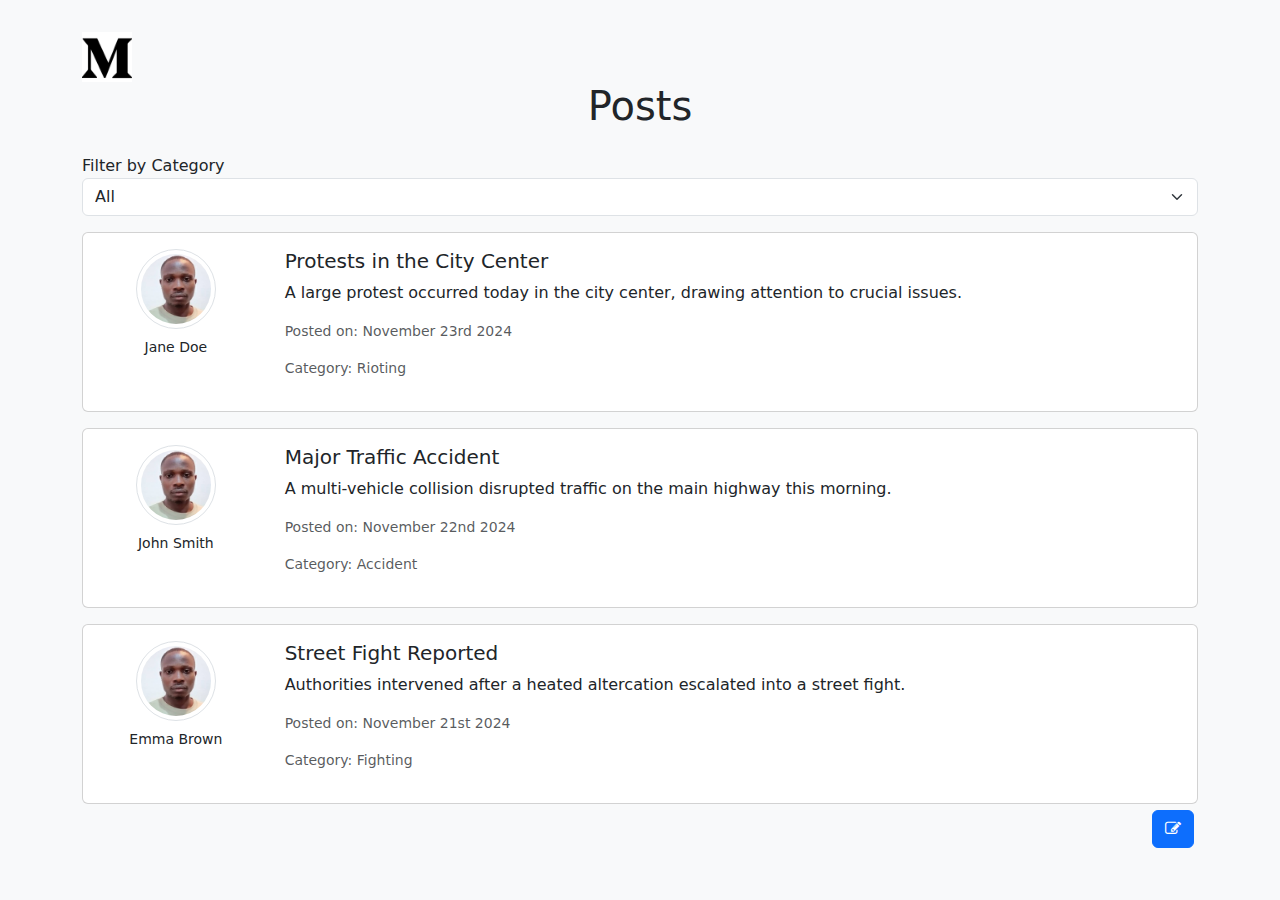
<file: post.html>
<!DOCTYPE html>
<html lang="en">
  <head>
    <meta charset="UTF-8" />
    <meta name="viewport" content="width=device-width, initial-scale=1.0" />
    <link rel="stylesheet" href="assets/styles.css" />
    <link
      rel="stylesheet"
      href="https://cdnjs.cloudflare.com/ajax/libs/font-awesome/4.7.0/css/font-awesome.min.css"
    />
    <link
      href="https://cdn.jsdelivr.net/npm/bootstrap@5.3.3/dist/css/bootstrap.min.css"
      rel="stylesheet"
    />
    <script src="https://cdn.jsdelivr.net/npm/bootstrap@5.3.3/dist/js/bootstrap.bundle.min.js"></script>
    <title>Posts</title>
  </head>
  <body class="bg-light">
    <!-- The Modal -->
    <div class="modal fade" id="myModal">
      <div class="modal-dialog">
        <div class="modal-content">
          <!-- Modal body -->
          <div class="modal-body">
            <div class="container">
              <div class="row">
                <div class="col-md-12">
                  <form id="postForm">
                    <div class="form-group mt-3">
                      <label>Title</label>
                      <input
                        type="text"
                        class="form-control"
                        name="title"
                        placeholder="Title"
                        required
                      />
                    </div>
                    <div class="form-group mt-3">
                      <label>Image</label>
                      <div class="input-group">
                        <span class="input-group-btn">
                          <span class="btn btn-primary btn-file">
                            Browse
                            <input type="file" name="bimgs" accept="image/*" />
                          </span>
                        </span>
                      </div>
                    </div>
                    <div class="form-group mt-3">
                      <label>Category</label>
                      <select class="form-select" name="category" required>
                        <option value="" selected disabled>
                          Select a category
                        </option>
                        <option value="Rioting">Rioting</option>
                        <option value="Accident">Accident</option>
                        <option value="Fighting">Fighting</option>
                      </select>
                    </div>
                    <div class="form-group mt-3">
                      <label>Description</label>
                      <textarea
                        class="form-control bcontent"
                        name="content"
                        placeholder="Description"
                        required
                      ></textarea>
                    </div>
                    <div class="form-group mt-3">
                      <button
                        type="submit"
                        class="btn btn-primary form-control"
                      >
                        Publish
                      </button>
                    </div>
                  </form>
                </div>
              </div>
            </div>
          </div>

          <!-- Modal footer -->
          <div class="modal-footer">
            <button
              type="button"
              class="btn btn-danger"
              data-bs-dismiss="modal"
            >
              Close
            </button>
          </div>
        </div>
      </div>
    </div>

    <div class="container my-4 mb-5">
      <img
        class="align-self-start mt-2 ml-2"
        src="assets/img/M.png"
        alt="Medium logo"
      />
      <h1 class="text-center mb-4">Posts</h1>

      <!-- Filter by Category -->
      <div class="form-group mb-3">
        <label for="filterCategory">Filter by Category</label>
        <select class="form-select" id="filterCategory">
          <option value="All" selected>All</option>
          <option value="Rioting">Rioting</option>
          <option value="Accident">Accident</option>
          <option value="Fighting">Fighting</option>
        </select>
      </div>

      <div id="posts"></div>
    </div>

    <button
      id="btns"
      type="button"
      class="btn btn-primary"
      data-bs-toggle="modal"
      data-bs-target="#myModal"
    >
      <i class="fa fa-pencil-square-o" aria-hidden="true"></i>
    </button>
    <script src="./assets/script.js"></script>
  </body>
</html>
</file>
<file: assets/styles.css>
body{
    font-family: 'Raleway', sans-serif;
}

.align-self-start{
    width: 50px;
    height: 50px;
}

#btns{
    position: fixed;
    top: 90vh;
    left: 90%;
}

.btn-file {
    position: relative;
    overflow: hidden;
}

.btn-file input[type=file] {
    position: absolute;
    top: 0;
    right: 0;
    min-width: 100%;
    min-height: 100%;
    font-size: 100px;
    text-align: right;
    filter: alpha(opacity=0);
    opacity: 0;
    outline: none;
    background: white;
    cursor: inherit;
    display: block;
}

input[readonly] {
  background-color: white !important;
  cursor: text !important;
}
</file>
